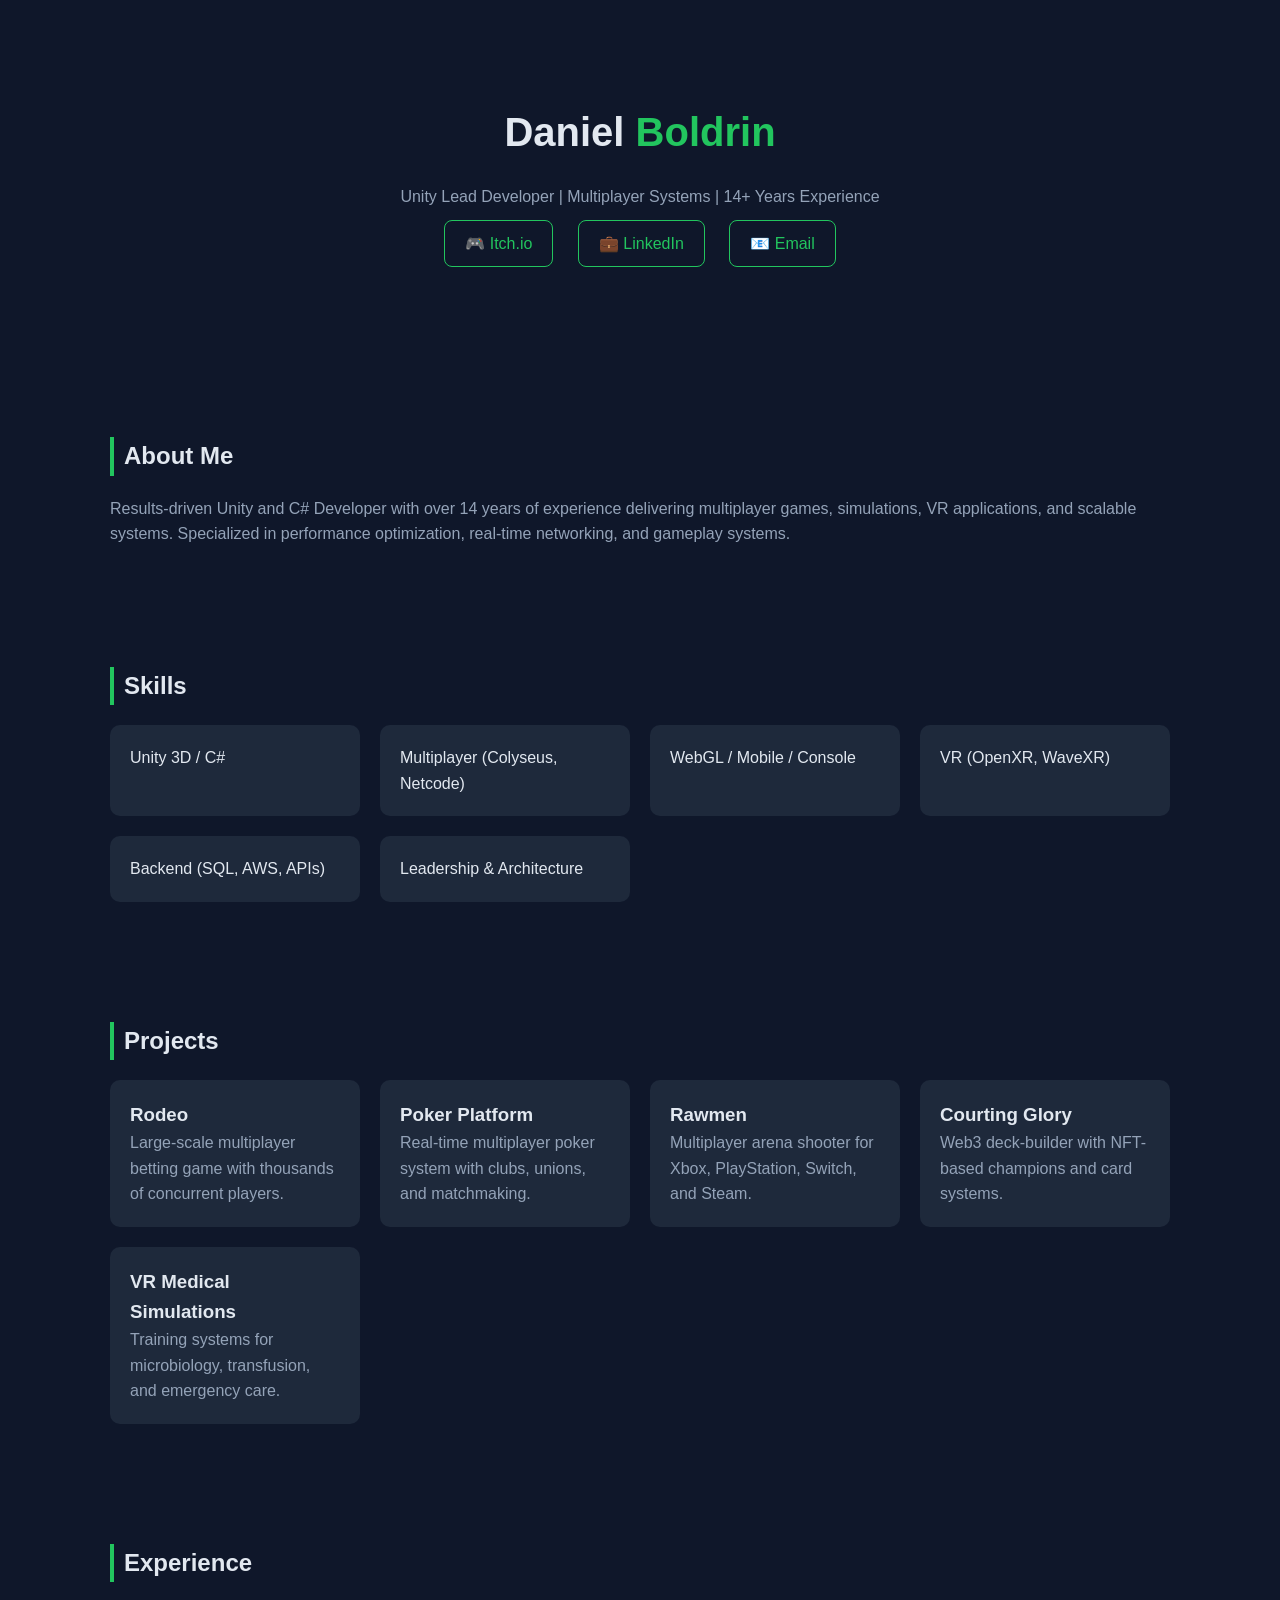
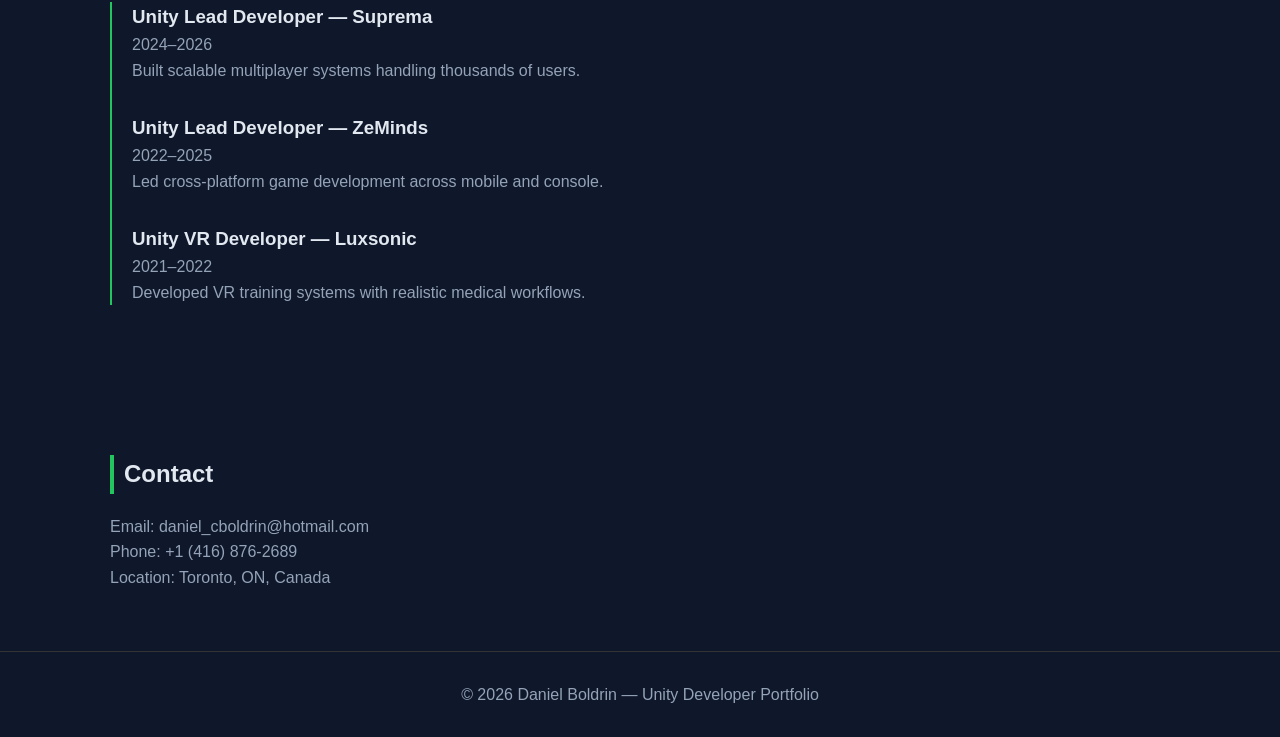
<file: index - old.html>
﻿<!DOCTYPE html>
<html lang="en">
<head>
<meta charset="UTF-8">
<meta name="viewport" content="width=device-width, initial-scale=1.0">
<title>Daniel Boldrin | Unity Lead Developer</title>

<style>
:root {
    --bg: #0f172a;
    --card: #1e293b;
    --accent: #22c55e;
    --text: #e2e8f0;
    --sub: #94a3b8;
}

* {
    margin: 0;
    padding: 0;
    box-sizing: border-box;
    font-family: 'Segoe UI', sans-serif;
}

body {
    background: var(--bg);
    color: var(--text);
    line-height: 1.6;
}

section {
    padding: 60px 20px;
    max-width: 1100px;
    margin: auto;
}

h1, h2 {
    margin-bottom: 20px;
}

h1 {
    font-size: 2.5rem;
}

h2 {
    border-left: 4px solid var(--accent);
    padding-left: 10px;
}

p {
    color: var(--sub);
}

a {
    color: var(--accent);
    text-decoration: none;
}

.hero {
    text-align: center;
    padding: 100px 20px;
}

.hero h1 span {
    color: var(--accent);
}

.buttons a {
    margin: 10px;
    display: inline-block;
    padding: 10px 20px;
    border: 1px solid var(--accent);
    border-radius: 8px;
    transition: 0.3s;
}

.buttons a:hover {
    background: var(--accent);
    color: black;
}

.grid {
    display: grid;
    gap: 20px;
}

.projects {
    grid-template-columns: repeat(auto-fit, minmax(250px, 1fr));
}

.card {
    background: var(--card);
    padding: 20px;
    border-radius: 10px;
    transition: 0.3s;
}

.card:hover {
    transform: translateY(-5px);
}

.timeline {
    border-left: 2px solid var(--accent);
    padding-left: 20px;
}

.timeline-item {
    margin-bottom: 30px;
}

.footer {
    text-align: center;
    padding: 30px;
    border-top: 1px solid #333;
}
</style>
</head>

<body>

<!-- HERO -->
<section class="hero">
    <h1>Daniel <span>Boldrin</span></h1>
    <p>Unity Lead Developer | Multiplayer Systems | 14+ Years Experience</p>

    <div class="buttons">
        <a href="https://danielboldrin.itch.io/" target="_blank">🎮 Itch.io</a>
        <a href="https://www.linkedin.com/in/daniel-boldrin/" target="_blank">💼 LinkedIn</a>
        <a href="mailto:daniel_cboldrin@hotmail.com">📧 Email</a>
    </div>
</section>

<!-- ABOUT -->
<section>
    <h2>About Me</h2>
    <p>
        Results-driven Unity and C# Developer with over 14 years of experience delivering
        multiplayer games, simulations, VR applications, and scalable systems.
        Specialized in performance optimization, real-time networking, and gameplay systems.
    </p>
</section>

<!-- SKILLS -->
<section>
    <h2>Skills</h2>
    <div class="grid projects">
        <div class="card">Unity 3D / C#</div>
        <div class="card">Multiplayer (Colyseus, Netcode)</div>
        <div class="card">WebGL / Mobile / Console</div>
        <div class="card">VR (OpenXR, WaveXR)</div>
        <div class="card">Backend (SQL, AWS, APIs)</div>
        <div class="card">Leadership & Architecture</div>
    </div>
</section>

<!-- PROJECTS -->
<section>
    <h2>Projects</h2>
    <div class="grid projects">

        <div class="card">
            <h3>Rodeo</h3>
            <p>Large-scale multiplayer betting game with thousands of concurrent players.</p>
        </div>

        <div class="card">
            <h3>Poker Platform</h3>
            <p>Real-time multiplayer poker system with clubs, unions, and matchmaking.</p>
        </div>

        <div class="card">
            <h3>Rawmen</h3>
            <p>Multiplayer arena shooter for Xbox, PlayStation, Switch, and Steam.</p>
        </div>

        <div class="card">
            <h3>Courting Glory</h3>
            <p>Web3 deck-builder with NFT-based champions and card systems.</p>
        </div>

        <div class="card">
            <h3>VR Medical Simulations</h3>
            <p>Training systems for microbiology, transfusion, and emergency care.</p>
        </div>

    </div>
</section>

<!-- EXPERIENCE -->
<section>
    <h2>Experience</h2>
    <div class="timeline">

        <div class="timeline-item">
            <h3>Unity Lead Developer — Suprema</h3>
            <p>2024–2026</p>
            <p>Built scalable multiplayer systems handling thousands of users.</p>
        </div>

        <div class="timeline-item">
            <h3>Unity Lead Developer — ZeMinds</h3>
            <p>2022–2025</p>
            <p>Led cross-platform game development across mobile and console.</p>
        </div>

        <div class="timeline-item">
            <h3>Unity VR Developer — Luxsonic</h3>
            <p>2021–2022</p>
            <p>Developed VR training systems with realistic medical workflows.</p>
        </div>

    </div>
</section>

<!-- CONTACT -->
<section>
    <h2>Contact</h2>
    <p>Email: daniel_cboldrin@hotmail.com</p>
    <p>Phone: +1 (416) 876-2689</p>
    <p>Location: Toronto, ON, Canada</p>
</section>

<!-- FOOTER -->
<div class="footer">
    <p>© 2026 Daniel Boldrin — Unity Developer Portfolio</p>
</div>

<script>
// simple fade-in effect
const cards = document.querySelectorAll('.card');

window.addEventListener('scroll', () => {
    cards.forEach(card => {
        const rect = card.getBoundingClientRect();
        if(rect.top < window.innerHeight - 50){
            card.style.opacity = 1;
            card.style.transform = "translateY(0)";
        }
    });
});

cards.forEach(card => {
    card.style.opacity = 0;
    card.style.transform = "translateY(20px)";
    card.style.transition = "0.5s";
});
</script>

</body>
</html>
</file>
